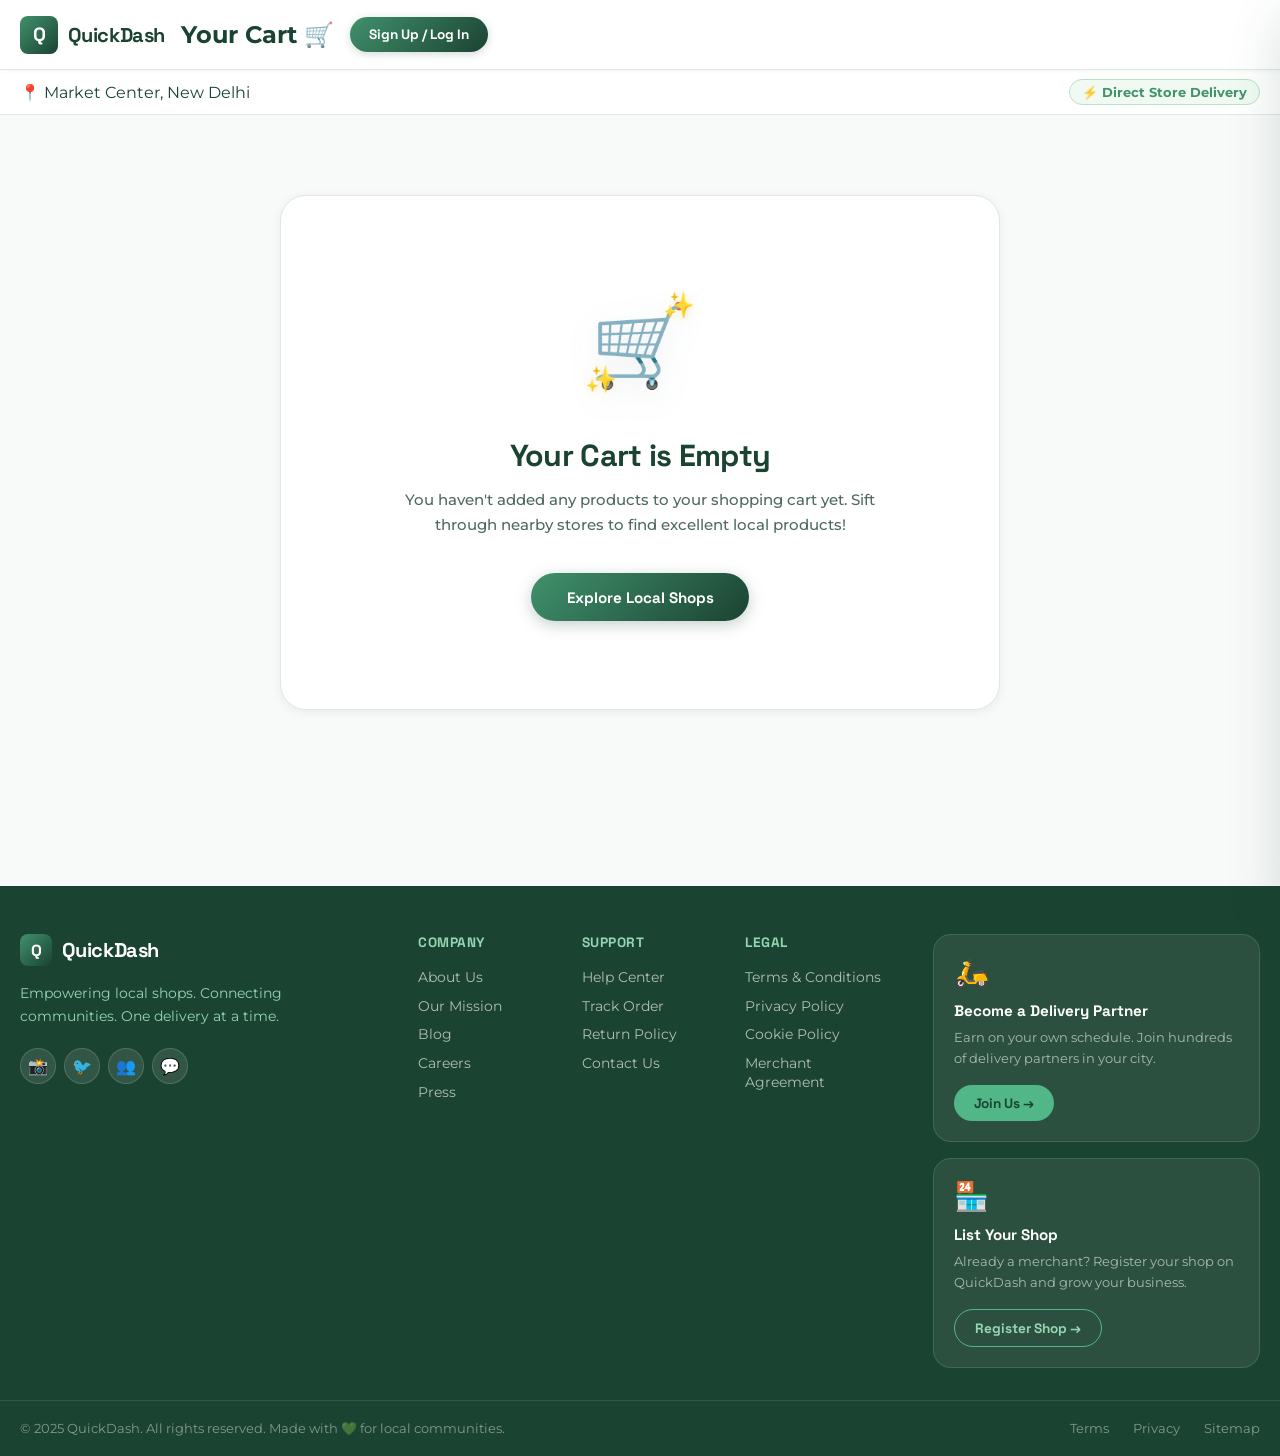
<file: cart/cart.html>
<!DOCTYPE html>
<html lang="en">
<head>
  <meta charset="UTF-8" />
  <meta name="viewport" content="width=device-width, initial-scale=1.0" />
  <title>Your Cart — QuickDash</title>
  <meta name="description" content="Review your items and proceed to secure payment on QuickDash." />
  <link rel="preconnect" href="https://fonts.googleapis.com" />
  <link rel="preconnect" href="https://fonts.gstatic.com" crossorigin />
  <link href="https://fonts.googleapis.com/css2?family=Space+Grotesk:wght@400;500;600;700;800&family=Montserrat:wght@400;500;600;700&display=swap" rel="stylesheet" />
  <!-- Import discover.css to reuse premium global tokens, header, footer, drawer styles -->
  <link rel="stylesheet" href="../discover/discover.css" />
  <link rel="stylesheet" href="cart.css" />
</head>
<body>

  <!-- ───────────────────────────────────────── HEADER ── -->
  <header class="site-header" id="site-header">
    <div class="header-inner">

      <!-- Logo -->
      <a href="../discover/discover.html" class="brand-logo" id="logo-link">
        <div class="logo-badge">Q</div>
        <span class="logo-name">QuickDash</span>
      </a>

      <!-- Page Title (Middle section) -->
      <div class="header-shop-title-container" id="header-shop-title-container">
        <h2 class="header-shop-name" style="text-align: center;" id="header-cart-title">Your Cart 🛒</h2>
      </div>

      <!-- Auth / Profile Button -->
      <div class="header-auth" id="header-auth">
        <!-- Filled by JS based on login state -->
      </div>

    </div>
  </header>

  <!-- ───────────────────────────────── LOCATION BAR ── -->
  <div class="location-bar">
    <div class="location-bar-inner">
      <div class="location-display">
        <span class="loc-pin">📍</span>
        <span id="location-label">Market Center, New Delhi</span>
      </div>
      <span class="delivery-tag">⚡ Direct Store Delivery</span>
    </div>
  </div>

  <!-- ───────────────────────────────────── MAIN CONTENT ── -->
  <main class="cart-page-container">
    
    <!-- Active Cart View (Contains Items and Summary) -->
    <div class="cart-active-layout" id="cart-active-layout">
      
      <!-- Left Column: Items List -->
      <div class="cart-items-section">
        <div class="cart-section-header">
          <h1 class="cart-title">Order Review</h1>
          <span class="cart-store-badge" id="cart-store-badge">Loading Store...</span>
        </div>
        
        <!-- Cart Items Container -->
        <div class="cart-items-list" id="cart-items-list">
          <!-- Injected dynamically by JS -->
        </div>

        <!-- Extra details/Store promise -->
        <div class="cart-promise-card">
          <div class="promise-icon">🛡️</div>
          <div class="promise-content">
            <h4>QuickDash Direct Trust Guarantee</h4>
            <p>100% genuine fresh products sourced directly from your selected local neighborhood store. In case of issues, instant returns are available at delivery time.</p>
          </div>
        </div>
      </div>

      <!-- Right Column: Bill Details and Payment Summary -->
      <div class="cart-summary-section">
        <div class="summary-sticky-wrapper">
          <h2 class="summary-title">Bill Details</h2>
          
          <div class="summary-bill-card">
            <div class="bill-row">
              <span class="bill-label">Item Total (Raw Total)</span>
              <span class="bill-value" id="bill-raw-total">₹0</span>
            </div>
            <div class="bill-row">
              <span class="bill-label">GST (5%)</span>
              <span class="bill-value" id="bill-gst">₹0</span>
            </div>
            <div class="bill-row">
              <span class="bill-label">Delivery Partner Fee</span>
              <span class="bill-value positive" id="bill-delivery-fee">₹25</span>
            </div>
            <div class="bill-row" id="bill-additional-delivery-row" style="display: none;">
              <span class="bill-label">Distance Fee (&gt;3 km)</span>
              <span class="bill-value positive" id="bill-additional-delivery">₹0</span>
            </div>
            <div class="bill-row">
              <span class="bill-label">Platform Handling Charge</span>
              <span class="bill-value">₹5</span>
            </div>
            
            <div class="bill-divider"></div>
            
            <div class="bill-row grand-total">
              <span class="bill-label">To Pay</span>
              <span class="bill-value" id="bill-grand-total">₹0</span>
            </div>
          </div>

          <!-- Checkout CTA Buttons -->
          <button class="btn-checkout-primary" id="btn-proceed-pay" onclick="handleProceedToPay()">
            <span>Proceed to Pay</span>
            <span class="btn-arrow">→</span>
          </button>
          
          <button class="btn-checkout-secondary" onclick="window.history.back()">
            ← Add More Items from Store
          </button>

          <!-- Savings/Coupon Info -->
          <div class="coupon-teaser-box">
            <span class="coupon-icon">🏷️</span>
            <div class="coupon-text">
              <strong>Save more with custom merchant coupons!</strong>
              <p>Sign up or register to view and apply exclusive store offers.</p>
            </div>
          </div>
        </div>
      </div>

    </div>

    <!-- Empty Cart View (Hidden by default, displayed when cart has no items) -->
    <div class="cart-empty-view" id="cart-empty-view" style="display: none;">
      <div class="empty-icon-wrapper">
        <span class="empty-emoji">🛒</span>
        <div class="empty-sparkle sparkle-1">✨</div>
        <div class="empty-sparkle sparkle-2">✨</div>
      </div>
      <h2 class="empty-title">Your Cart is Empty</h2>
      <p class="empty-subtitle">You haven't added any products to your shopping cart yet. Sift through nearby stores to find excellent local products!</p>
      <a href="../discover/discover.html" class="btn-empty-shop-now">Explore Local Shops</a>
    </div>

  </main>

  <div id="footer-mount" data-variant="full"></div>
  <div id="drawer-mount"></div>

  <script src="../shared/database.js"></script>
  <script src="../shared/components.js"></script>
  <script src="../shared/partner-register.js"></script>
  <script src="cart.js"></script>
</body>
</html>
</file>
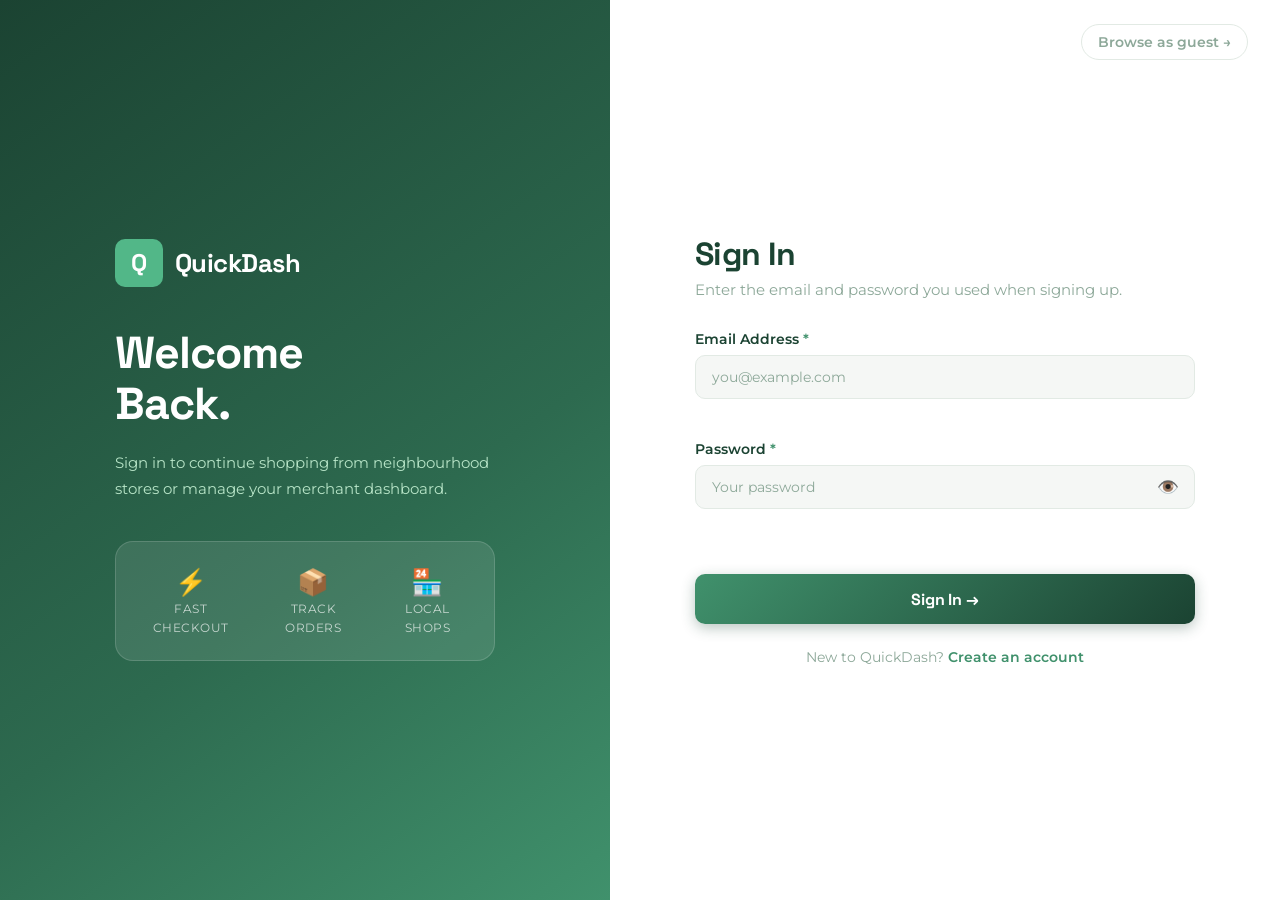
<file: signup/signin.html>
<!DOCTYPE html>
<html lang="en">
<head>
  <meta charset="UTF-8" />
  <meta name="viewport" content="width=device-width, initial-scale=1.0" />
  <title>QuickDash — Sign In</title>
  <meta name="description" content="Sign in to QuickDash — order from local shops or manage your store." />
  <link rel="preconnect" href="https://fonts.googleapis.com" />
  <link rel="preconnect" href="https://fonts.gstatic.com" crossorigin />
  <link href="https://fonts.googleapis.com/css2?family=Space+Grotesk:wght@400;500;600;700;800&family=Montserrat:wght@400;500;600&display=swap" rel="stylesheet" />
  <link rel="stylesheet" href="signup.css" />
</head>
<body>

  <div class="bg-layer">
    <div class="bg-blob blob-1"></div>
    <div class="bg-blob blob-2"></div>
    <div class="bg-blob blob-3"></div>
  </div>

  <div class="page-wrapper">

    <div class="brand-panel">
      <div class="brand-content">
        <div class="brand-logo">
          <span class="logo-icon">Q</span>
          <span class="logo-text">QuickDash</span>
        </div>
        <h2 class="brand-headline">Welcome<br />Back.</h2>
        <p class="brand-sub">Sign in to continue shopping from neighbourhood stores or manage your merchant dashboard.</p>
        <div class="brand-stats">
          <div class="brand-stat">
            <span class="stat-num">⚡</span>
            <span class="stat-label">Fast checkout</span>
          </div>
          <div class="brand-stat">
            <span class="stat-num">📦</span>
            <span class="stat-label">Track orders</span>
          </div>
          <div class="brand-stat">
            <span class="stat-num">🏪</span>
            <span class="stat-label">Local shops</span>
          </div>
        </div>
      </div>
    </div>

    <div class="form-panel">

      <button class="btn-skip" type="button" onclick="window.location.href='../discover/discover.html'">
        Browse as guest →
      </button>

      <div class="form-step active" id="step-signin">
        <div class="form-header">
          <h1>Sign In</h1>
          <p>Enter the email and password you used when signing up.</p>
        </div>

        <form id="signin-form" onsubmit="handleSignInSubmit(event)" novalidate>
          <div class="form-group">
            <label for="signin-email">Email Address <span class="required">*</span></label>
            <input type="email" id="signin-email" class="form-control" placeholder="you@example.com" autocomplete="email" required />
            <span class="field-error" id="err-signin-email"></span>
          </div>

          <div class="form-group">
            <label for="signin-password">Password <span class="required">*</span></label>
            <div class="input-with-toggle">
              <input type="password" id="signin-password" class="form-control" placeholder="Your password" autocomplete="current-password" required />
              <button type="button" class="toggle-password" onclick="togglePassword('signin-password', this)">👁️</button>
            </div>
            <span class="field-error" id="err-signin-password"></span>
          </div>

          <div class="info-banner" id="signin-error-banner" style="display: none; margin-bottom: 1rem;" role="alert"></div>

          <button type="submit" class="btn-primary" id="btn-signin-submit">
            Sign In →
          </button>
        </form>

        <div class="signin-link" style="margin-top: 1.5rem;">
          New to QuickDash? <a href="signup.html">Create an account</a>
        </div>
      </div>

    </div>
  </div>

  <script src="../shared/auth.js"></script>
  <script src="signin.js"></script>
</body>
</html>
</file>
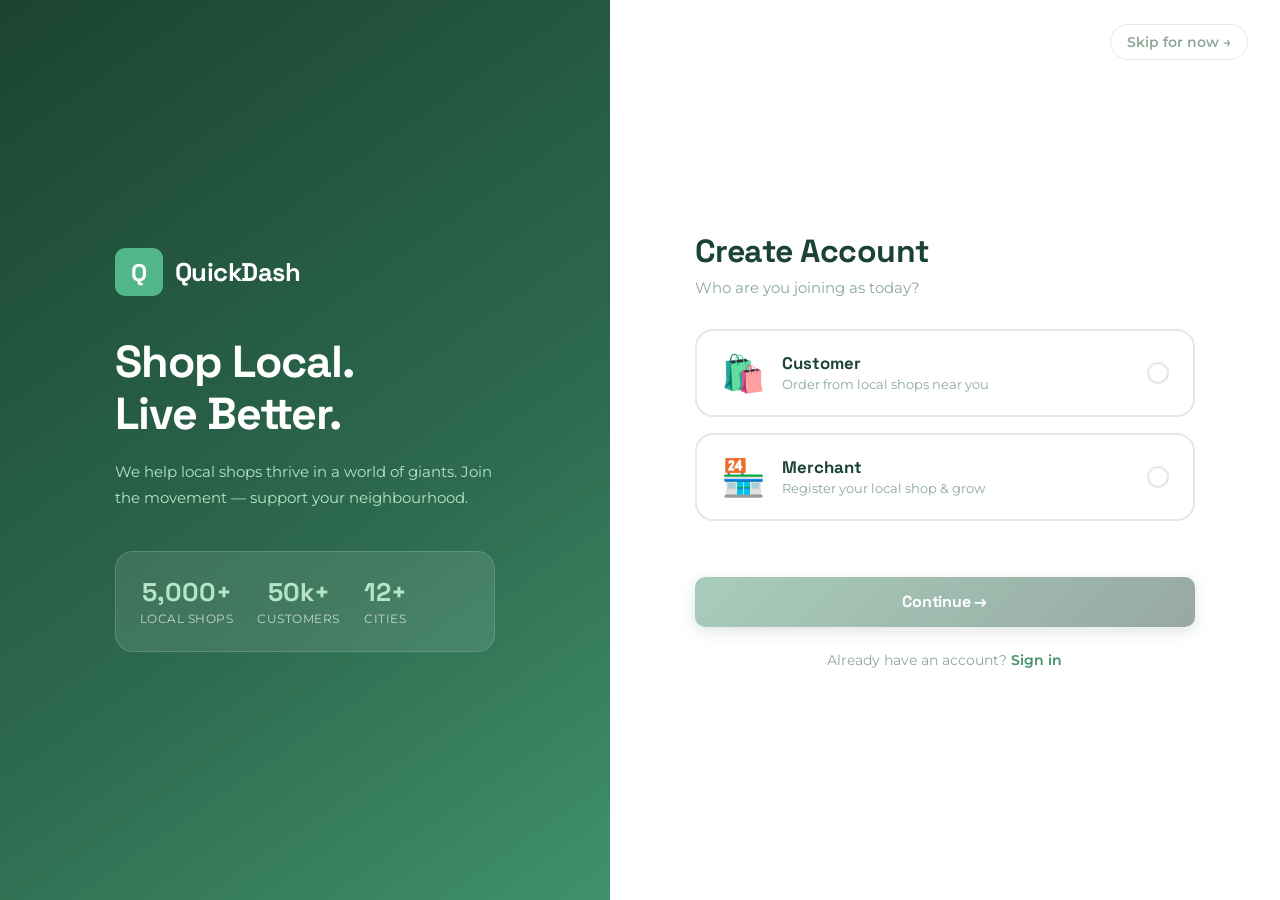
<file: signup/signup.html>
<!DOCTYPE html>
<html lang="en">
<head>
  <meta charset="UTF-8" />
  <meta name="viewport" content="width=device-width, initial-scale=1.0" />
  <title>QuickDash — Sign Up</title>
  <meta name="description" content="Join QuickDash — Support your local shops. Sign up as a Customer or Merchant." />
  <link rel="preconnect" href="https://fonts.googleapis.com" />
  <link rel="preconnect" href="https://fonts.gstatic.com" crossorigin />
  <link href="https://fonts.googleapis.com/css2?family=Space+Grotesk:wght@400;500;600;700;800&family=Montserrat:wght@400;500;600&display=swap" rel="stylesheet" />
  <link rel="stylesheet" href="signup.css" />
</head>
<body>

  <!-- Background Layer -->
  <div class="bg-layer">
    <div class="bg-blob blob-1"></div>
    <div class="bg-blob blob-2"></div>
    <div class="bg-blob blob-3"></div>
  </div>

  <!-- Signup Page Wrapper -->
  <div class="page-wrapper">

    <!-- Left Panel (Branding) -->
    <div class="brand-panel">
      <div class="brand-content">
        <div class="brand-logo">
          <span class="logo-icon">Q</span>
          <span class="logo-text">QuickDash</span>
        </div>
        <h2 class="brand-headline">Shop Local.<br />Live Better.</h2>
        <p class="brand-sub">We help local shops thrive in a world of giants. Join the movement — support your neighbourhood.</p>
        <div class="brand-stats">
          <div class="brand-stat">
            <span class="stat-num">5,000+</span>
            <span class="stat-label">Local Shops</span>
          </div>
          <div class="brand-stat">
            <span class="stat-num">50k+</span>
            <span class="stat-label">Customers</span>
          </div>
          <div class="brand-stat">
            <span class="stat-num">12+</span>
            <span class="stat-label">Cities</span>
          </div>
        </div>
      </div>
    </div>

    <!-- Right Panel (Form) -->
    <div class="form-panel">

      <!-- Skip Button -->
      <button class="btn-skip" id="btn-skip" onclick="skipSignup()">
        Skip for now →
      </button>

      <!-- Step 1: Choose Role -->
      <div class="form-step active" id="step-role">
        <div class="form-header">
          <h1>Create Account</h1>
          <p>Who are you joining as today?</p>
        </div>

        <div class="role-selector">
          <div class="role-card" id="role-customer" onclick="selectRole('customer')">
            <div class="role-icon">🛍️</div>
            <div class="role-info">
              <strong>Customer</strong>
              <span>Order from local shops near you</span>
            </div>
            <div class="role-check" id="check-customer"></div>
          </div>

          <div class="role-card" id="role-merchant" onclick="selectRole('merchant')">
            <div class="role-icon">🏪</div>
            <div class="role-info">
              <strong>Merchant</strong>
              <span>Register your local shop & grow</span>
            </div>
            <div class="role-check" id="check-merchant"></div>
          </div>
        </div>

        <button class="btn-primary" id="btn-continue-role" onclick="goToStep('step-personal')" disabled>
          Continue →
        </button>

        <div class="signin-link">
          Already have an account? <a href="signin.html" id="go-signin">Sign in</a>
        </div>
      </div>

      <!-- Step 2: Personal Info (Both Customer & Merchant) -->
      <div class="form-step" id="step-personal">
        <div class="step-progress">
          <div class="progress-bar">
            <div class="progress-fill" id="progress-fill" style="width: 50%"></div>
          </div>
          <span class="step-label" id="step-counter">Step 1 of 2</span>
        </div>

        <div class="form-header">
          <button class="btn-back-inline" onclick="goToStep('step-role')">← Back</button>
          <h1 id="personal-form-title">Your Details</h1>
          <p id="personal-form-sub">Tell us a bit about yourself</p>
        </div>

        <form id="personal-form" onsubmit="handlePersonalSubmit(event)" novalidate>

          <div class="form-row">
            <div class="form-group">
              <label for="full-name">Full Name <span class="required">*</span></label>
              <input type="text" id="full-name" class="form-control" placeholder="e.g. Riya Sharma" required />
              <span class="field-error" id="err-name"></span>
            </div>
            <div class="form-group">
              <label for="phone">Phone Number <span class="required">*</span></label>
              <div class="input-with-prefix">
                <span class="input-prefix">+91</span>
                <input type="tel" id="phone" class="form-control" placeholder="9876543210" maxlength="10" required />
              </div>
              <span class="field-error" id="err-phone"></span>
            </div>
          </div>

          <div class="form-group">
            <label for="email">Email Address <span class="required">*</span></label>
            <input type="email" id="email" class="form-control" placeholder="you@example.com" required />
            <span class="field-error" id="err-email"></span>
          </div>

          <div class="form-group">
            <label for="password">Set Password <span class="required">*</span></label>
            <div class="input-with-toggle">
              <input type="password" id="password" class="form-control" placeholder="Min. 8 characters" required />
              <button type="button" class="toggle-password" onclick="togglePassword('password', this)">👁️</button>
            </div>
            <div class="password-strength" id="password-strength">
              <div class="strength-bar">
                <div class="strength-fill" id="strength-fill"></div>
              </div>
              <span class="strength-label" id="strength-label">Password strength</span>
            </div>
            <span class="field-error" id="err-password"></span>
          </div>

          <!-- Address Section -->
          <div class="form-group">
            <label>Your Address <span class="required">*</span></label>
            <div class="address-options">
              <button type="button" class="btn-location" id="btn-use-location" onclick="useCurrentLocation()">
                <span class="loc-icon">📍</span>
                Use Current Location
              </button>
              <span class="address-or">or enter manually</span>
            </div>

            <div class="location-detected" id="location-detected" style="display:none;">
              <span class="loc-check">✅</span>
              <span id="location-text">Location detected</span>
              <button type="button" class="btn-clear-loc" onclick="clearLocation()">✕</button>
            </div>

            <div class="address-manual" id="address-manual-fields">
              <input type="text" id="address-line" class="form-control" placeholder="House / Flat, Street name" />
              <div class="form-row" style="margin-top:0.75rem;">
                <input type="text" id="city" class="form-control" placeholder="City" />
                <input type="text" id="pincode" class="form-control" placeholder="Pincode" maxlength="6" />
              </div>
            </div>
            <span class="field-error" id="err-address"></span>
          </div>

          <!-- Merchant Step Counter -->
          <div id="merchant-step-note" style="display:none;">
            <div class="info-banner">
              🏪 Almost there! Next step: your <strong>Shop Details</strong>
            </div>
          </div>

          <button type="submit" class="btn-primary" id="btn-personal-next">
            <span id="personal-btn-label">Create Account →</span>
          </button>

        </form>

        <div class="signin-link">
          Already have an account? <a href="signin.html" id="go-signin-2">Sign in</a>
        </div>
      </div>

      <!-- Step 3: Merchant Shop Details (Merchants only) -->
      <div class="form-step" id="step-merchant">
        <div class="step-progress">
          <div class="progress-bar">
            <div class="progress-fill" style="width: 100%"></div>
          </div>
          <span class="step-label">Step 2 of 2</span>
        </div>

        <div class="form-header">
          <button class="btn-back-inline" onclick="goToStep('step-personal')">← Back</button>
          <h1>Your Shop Details</h1>
          <p>Help us verify and register your shop</p>
        </div>

        <form id="merchant-form" onsubmit="handleMerchantSubmit(event)" novalidate>

          <div class="form-group">
            <label for="shop-name">Shop Name <span class="required">*</span></label>
            <input type="text" id="shop-name" class="form-control" placeholder="e.g. Sharma General Store" required />
            <span class="field-error" id="err-shop-name"></span>
          </div>

          <div class="form-group">
            <label for="shop-category">Business Category <span class="required">*</span></label>
            <select id="shop-category" class="form-control">
              <option value="">— Select Category —</option>
              <option value="grocery">🛒 Grocery / Kirana</option>
              <option value="pharmacy">💊 Pharmacy / Medical</option>
              <option value="bakery">🍞 Bakery & Confectionery</option>
              <option value="fruits">🍎 Fruits & Vegetables</option>
              <option value="electronics">💡 Electronics & Repair</option>
              <option value="clothing">👕 Clothing & Textiles</option>
              <option value="restaurant">🍛 Restaurant / Tiffin</option>
              <option value="hardware">🔧 Hardware & Tools</option>
              <option value="stationery">✏️ Stationery & Books</option>
              <option value="other">🏪 Other</option>
            </select>
          </div>

          <div class="form-group">
            <label for="shop-upi">Merchant UPI ID for Payments <span class="required">*</span></label>
            <input type="text" id="shop-upi" class="form-control" placeholder="e.g. sharmastore@okaxis" required />
            <span class="field-error" id="err-shop-upi"></span>
          </div>

          <!-- Documents Section -->
          <div class="docs-section">
            <div class="docs-section-label">
              Store Owner Verification (Mandatory)
              <span class="docs-badge">Reviewed by Admin</span>
            </div>
            <p class="docs-hint">Aadhaar Card, Store Photo, and Owner Photo are required. Other licenses are optional.</p>

            <!-- Mandatory Owner Photo Upload -->
            <div class="doc-upload-card" id="upload-owner-photo" onclick="triggerUpload('file-owner-photo')">
              <div class="doc-icon">👤</div>
              <div class="doc-details">
                <strong>Your Photo (Owner Photo) <span class="required">*</span></strong>
                <span>Clear selfie or portrait photo</span>
              </div>
              <div class="doc-upload-status" id="status-owner-photo">
                <span class="upload-btn">Upload</span>
              </div>
              <input type="file" id="file-owner-photo" accept=".jpg,.jpeg,.png" style="display:none;" onchange="handleFileUpload(this, 'status-owner-photo', 'upload-owner-photo')" />
            </div>

            <!-- Mandatory Store Photo Upload -->
            <div class="doc-upload-card" id="upload-store-photo" onclick="triggerUpload('file-store-photo')">
              <div class="doc-icon">📸</div>
              <div class="doc-details">
                <strong>Store Front Photo <span class="required">*</span></strong>
                <span>Photo showing the store banner or facade</span>
              </div>
              <div class="doc-upload-status" id="status-store-photo">
                <span class="upload-btn">Upload</span>
              </div>
              <input type="file" id="file-store-photo" accept=".jpg,.jpeg,.png" style="display:none;" onchange="handleFileUpload(this, 'status-store-photo', 'upload-store-photo')" />
            </div>

            <!-- Aadhaar Card Upload (Mandatory) -->
            <div class="doc-upload-card" id="upload-aadhaar" onclick="triggerUpload('file-aadhaar')">
              <div class="doc-icon">🪪</div>
              <div class="doc-details">
                <strong>Owner's Aadhaar / ID Proof</strong>
                <span>Aadhaar Card, PAN, Voter ID, Passport</span>
              </div>
              <div class="doc-upload-status" id="status-aadhaar">
                <span class="upload-btn">Upload</span>
              </div>
              <input type="file" id="file-aadhaar" accept=".jpg,.jpeg,.png,.pdf" style="display:none;" onchange="handleFileUpload(this, 'status-aadhaar', 'upload-aadhaar')" />
            </div>

            <div class="doc-upload-card" id="upload-license" onclick="triggerUpload('file-license')">
              <div class="doc-icon">📋</div>
              <div class="doc-details">
                <strong>Food License / FSSAI</strong>
                <span>Required for food/grocery shops (optional for others)</span>
              </div>
              <div class="doc-upload-status" id="status-license">
                <span class="upload-btn">Upload</span>
              </div>
              <input type="file" id="file-license" accept=".jpg,.jpeg,.png,.pdf" style="display:none;" onchange="handleFileUpload(this, 'status-license', 'upload-license')" />
            </div>

            <div class="doc-upload-card" id="upload-other" onclick="triggerUpload('file-other')">
              <div class="doc-icon">📄</div>
              <div class="doc-details">
                <strong>Other Business License</strong>
                <span>GST Certificate, Trade License, Shop Act, etc. (if available)</span>
              </div>
              <div class="doc-upload-status" id="status-other">
                <span class="upload-btn">Upload</span>
              </div>
              <input type="file" id="file-other" accept=".jpg,.jpeg,.png,.pdf" style="display:none;" onchange="handleFileUpload(this, 'status-other', 'upload-other')" />
            </div>
          </div>

          <div class="info-banner" style="margin: 1.25rem 0;">
            🔒 Your documents are encrypted and only shared with our admin team for verification. You'll be notified within <strong>24–48 hours</strong>.
          </div>

          <button type="submit" class="btn-primary" id="btn-merchant-submit">
            Submit for Approval →
          </button>

        </form>
      </div>

      <!-- Step 4: Success Screen -->
      <div class="form-step" id="step-success">
        <div class="success-container">
          <div class="success-icon" id="success-anim">🎉</div>
          <h2 id="success-title">Welcome Aboard!</h2>
          <p id="success-message">Your account has been created. Start exploring local shops near you.</p>
          <div class="success-card" id="merchant-pending" style="display:none;">
            <span class="pending-icon">⏳</span>
            <div>
              <strong>Approval Pending</strong>
              <p>Our admin team will review your documents and activate your shop within 24–48 hours. You'll receive an email update.</p>
            </div>
          </div>
          <button class="btn-primary" onclick="goToDashboard()" style="margin-top: 2rem;">
            Go to Dashboard →
          </button>
        </div>
      </div>

    </div>
  </div>

  <script src="../shared/auth.js"></script>
  <script src="signup.js"></script>
</body>
</html>
</file>
<file: discover/discover.css>
@import url('https://fonts.googleapis.com/css2?family=Space+Grotesk:wght@400;500;600;700;800&family=Montserrat:wght@400;500;600;700&display=swap');

/* ── Variables ─────────────────────────────────────────── */
:root {
  --g900: #1b4332;
  --g800: #2d6a4f;
  --g700: #375b47;
  --g600: #40916c;
  --g500: #52b788;
  --g300: #95d5b2;
  --g200: #b7e4c7;
  --g100: #d8f3dc;
  --g50:  #f0faf3;
  --white: #ffffff;
  --gray-50:  #f8faf9;
  --gray-100: #f0f4f2;
  --gray-200: #e0e8e4;
  --gray-400: #8fa99a;
  --gray-600: #4f6a5d;
  --shadow-xs: 0 1px 4px rgba(27,67,50,.06);
  --shadow-sm: 0 2px 10px rgba(27,67,50,.08);
  --shadow-md: 0 8px 24px rgba(27,67,50,.12);
  --shadow-lg: 0 20px 50px rgba(27,67,50,.16);
  --radius-xs: 8px;
  --radius-sm: 12px;
  --radius-md: 18px;
  --radius-lg: 26px;
  --radius-full: 999px;
  --transition: all .25s cubic-bezier(.4,0,.2,1);
  --font-h: 'Space Grotesk', sans-serif;
  --font-b: 'Montserrat', sans-serif;
  --header-h: 70px;
}

/* ── Base ──────────────────────────────────────────────── */
*, *::before, *::after { box-sizing: border-box; margin: 0; padding: 0; }
html { scroll-behavior: smooth; -webkit-text-size-adjust: 100%; }
body {
  font-family: var(--font-b);
  background: var(--gray-50);
  color: var(--g900);
  min-height: 100vh;
  overflow-x: hidden;
}
a { text-decoration: none; color: inherit; }
img { max-width: 100%; display: block; }
button { font-family: var(--font-b); }

/* ── Header ────────────────────────────────────────────── */
.site-header {
  position: sticky; top: 0; z-index: 200;
  background: var(--white);
  border-bottom: 1px solid var(--gray-200);
  box-shadow: var(--shadow-xs);
  height: var(--header-h);
}
.header-inner {
  max-width: 1280px; margin: 0 auto;
  height: 100%; padding: 0 1.25rem;
  display: flex; align-items: center; gap: 1rem;
}

/* Brand Logo */
.brand-logo {
  display: flex; align-items: center; gap: .6rem;
  flex-shrink: 0; text-decoration: none;
}
.logo-badge {
  width: 38px; height: 38px;
  background: linear-gradient(135deg, var(--g600), var(--g900));
  border-radius: var(--radius-xs);
  display: flex; align-items: center; justify-content: center;
  font-family: var(--font-h); font-size: 1.2rem; font-weight: 800;
  color: var(--white); flex-shrink: 0;
}
.logo-badge.sm { width: 32px; height: 32px; font-size: 1rem; }
.logo-name {
  font-family: var(--font-h); font-size: 1.25rem; font-weight: 800;
  color: var(--g900); letter-spacing: -.4px; white-space: nowrap;
}

/* Search Wrapper */
.search-wrapper { flex: 1; position: relative; max-width: 560px; margin: 0 auto; }
.search-bar {
  display: flex; align-items: center; gap: .6rem;
  background: var(--gray-100); border: 1.5px solid var(--gray-200);
  border-radius: var(--radius-full); padding: 0 1rem;
  height: 44px; transition: var(--transition);
}
.search-bar:focus-within {
  background: var(--white); border-color: var(--g500);
  box-shadow: 0 0 0 4px rgba(82,183,136,.15);
}
.search-icon { font-size: 1rem; flex-shrink: 0; opacity: .6; }
.search-input {
  flex: 1; border: none; background: transparent;
  font-family: var(--font-b); font-size: .9rem;
  color: var(--g900); min-width: 0;
}
.search-input:focus { outline: none; }
.search-input::placeholder { color: var(--gray-400); }
.search-clear {
  background: var(--gray-200); border: none; border-radius: 50%;
  width: 20px; height: 20px; font-size: .7rem;
  cursor: pointer; display: flex; align-items: center; justify-content: center;
  flex-shrink: 0; transition: var(--transition);
}
.search-clear:hover { background: var(--g200); color: var(--g900); }

/* Search Dropdown */
.search-dropdown {
  position: absolute; top: calc(100% + 8px); left: 0; right: 0;
  background: var(--white); border: 1.5px solid var(--gray-200);
  border-radius: var(--radius-md); box-shadow: var(--shadow-md);
  overflow: hidden; display: none; z-index: 300;
}
.search-dropdown.open { display: block; }
.search-result-item {
  padding: .75rem 1.25rem; display: flex; align-items: center; gap: .75rem;
  cursor: pointer; transition: var(--transition); font-size: .9rem;
}
.search-result-item:hover { background: var(--g50); }
.result-icon { font-size: 1.25rem; }
.result-label { color: var(--g900); font-weight: 500; }
.result-type { font-size: .75rem; color: var(--gray-400); margin-left: auto; }

/* Auth Button */
.header-auth { flex-shrink: 0; }
.btn-auth {
  background: linear-gradient(135deg, var(--g600), var(--g900));
  color: var(--white); border: none;
  padding: .55rem 1.2rem; border-radius: var(--radius-full);
  font-family: var(--font-h); font-size: .85rem; font-weight: 700;
  cursor: pointer; white-space: nowrap; transition: var(--transition);
  box-shadow: 0 2px 8px rgba(27,67,50,.2);
}
.btn-auth:hover { transform: translateY(-1px); box-shadow: 0 4px 14px rgba(27,67,50,.3); }
.btn-profile {
  display: flex; align-items: center; gap: .5rem;
  background: var(--g50); border: 1.5px solid var(--g200);
  color: var(--g800); border-radius: var(--radius-full);
  padding: .45rem .9rem .45rem .5rem;
  cursor: pointer; transition: var(--transition); font-size: .85rem; font-weight: 600;
}
.btn-profile:hover { background: var(--g100); border-color: var(--g500); }
.profile-avatar {
  width: 30px; height: 30px; border-radius: 50%;
  background: linear-gradient(135deg, var(--g500), var(--g800));
  display: flex; align-items: center; justify-content: center;
  color: var(--white); font-weight: 800; font-size: .8rem; font-family: var(--font-h);
}

/* ── Location Bar ──────────────────────────────────────── */
.location-bar {
  background: var(--white); border-bottom: 1px solid var(--gray-200);
  padding: .55rem 1.25rem;
}
.location-bar-inner {
  max-width: 1280px; margin: 0 auto;
  display: flex; align-items: center; justify-content: space-between; gap: 1rem;
}
.location-btn {
  display: flex; align-items: center; gap: .5rem;
  background: none; border: none; cursor: pointer;
  font-size: .85rem; color: var(--g800); font-weight: 600; transition: var(--transition);
}
.location-btn:hover { color: var(--g900); }
.loc-pin { font-size: 1rem; }
.loc-change {
  color: var(--g600); font-size: .8rem; font-weight: 700;
  border-bottom: 1px dashed var(--g600); margin-left: .25rem;
}
.delivery-tag {
  font-size: .8rem; color: var(--g600); font-weight: 700;
  background: var(--g50); border: 1px solid var(--g200);
  padding: .3rem .75rem; border-radius: var(--radius-full);
  white-space: nowrap;
}

/* ── Main ──────────────────────────────────────────────── */
main { max-width: 1280px; margin: 0 auto; padding: 0 1.25rem 3rem; }

/* ── Hero ──────────────────────────────────────────────── */
.hero-section {
  display: grid; grid-template-columns: 1fr 1fr;
  align-items: center; gap: 2rem;
  padding: 3rem 0 2rem;
  position: relative;
}
.hero-tag {
  display: inline-flex; align-items: center; gap: .4rem;
  background: var(--g100); color: var(--g800);
  font-size: .8rem; font-weight: 700; letter-spacing: .3px;
  padding: .4rem .9rem; border-radius: var(--radius-full);
  margin-bottom: 1.25rem; text-transform: uppercase;
}
.hero-headline {
  font-family: var(--font-h); font-size: clamp(2rem, 5vw, 3.2rem);
  font-weight: 800; line-height: 1.1; color: var(--g900);
  letter-spacing: -1.5px; margin-bottom: 1rem;
}
.hero-sub {
  font-size: clamp(.9rem, 2vw, 1rem); line-height: 1.7;
  color: var(--gray-600); margin-bottom: 2rem; max-width: 420px;
}
.hero-cta {
  background: linear-gradient(135deg, var(--g600) 0%, var(--g900) 100%);
  color: var(--white); border: none;
  padding: .9rem 2rem; border-radius: var(--radius-full);
  font-family: var(--font-h); font-size: 1rem; font-weight: 700;
  cursor: pointer; transition: var(--transition);
  box-shadow: 0 4px 20px rgba(27,67,50,.3);
}
.hero-cta:hover { transform: translateY(-3px); box-shadow: 0 8px 28px rgba(27,67,50,.4); }

/* Hero Visual */
.hero-visual {
  position: relative; height: 300px;
  display: flex; align-items: center; justify-content: center;
}
.hero-bg-circle {
  position: absolute; width: 280px; height: 280px;
  background: radial-gradient(circle, var(--g100) 0%, var(--g50) 70%, transparent 100%);
  border-radius: 50%;
}
.hero-float-card {
  position: absolute; background: var(--white);
  border: 1.5px solid var(--g200); border-radius: var(--radius-md);
  padding: .75rem 1.1rem; font-size: .85rem; font-weight: 600;
  color: var(--g800); box-shadow: var(--shadow-md);
  display: flex; align-items: center; gap: .5rem;
  animation: cardFloat 3s ease-in-out infinite alternate;
}
.hero-float-card span { font-size: .85rem; }
.card-1 { top: 30px; left: 20px; animation-delay: 0s; }
.card-2 { top: 50%; right: 10px; transform: translateY(-50%); animation-delay: .8s; }
.card-3 { bottom: 30px; left: 30px; animation-delay: 1.4s; }
@keyframes cardFloat {
  from { transform: translateY(0); }
  to   { transform: translateY(-10px); }
}
.card-2 { animation: cardFloat2 3s ease-in-out infinite alternate; }
@keyframes cardFloat2 {
  from { transform: translateY(-50%) translateX(0); }
  to   { transform: translateY(-50%) translateX(-8px); }
}

/* ── Section Styles ────────────────────────────────────── */
.categories-section { padding: 2.5rem 0; }
.why-section { padding: 2.5rem 0; }
.section-header { text-align: center; margin-bottom: 2rem; }
.section-title {
  font-family: var(--font-h); font-size: clamp(1.4rem, 3vw, 1.9rem);
  font-weight: 800; color: var(--g900); letter-spacing: -.5px; margin-bottom: .5rem;
}
.section-sub { font-size: .9rem; color: var(--gray-600); max-width: 480px; margin: 0 auto; line-height: 1.6; }

/* ── Category Grid ─────────────────────────────────────── */
.categories-grid {
  display: grid;
  grid-template-columns: repeat(auto-fill, minmax(160px, 1fr));
  gap: 1rem;
}
.category-card {
  background: var(--white); border: 1.5px solid var(--gray-200);
  border-radius: var(--radius-md); padding: 1.25rem 1rem;
  text-align: center; cursor: pointer;
  transition: var(--transition); position: relative; overflow: hidden;
}
.category-card::before {
  content: ''; position: absolute; inset: 0;
  background: linear-gradient(135deg, transparent 60%, var(--g50) 100%);
  opacity: 0; transition: var(--transition);
}
.category-card:hover {
  border-color: var(--g500); transform: translateY(-4px);
  box-shadow: var(--shadow-md);
}
.category-card:hover::before { opacity: 1; }
.cat-emoji {
  font-size: 2.4rem; display: block; margin-bottom: .65rem;
  transition: transform .3s ease;
}
.category-card:hover .cat-emoji { transform: scale(1.15); }
.cat-name {
  font-family: var(--font-h); font-size: .82rem; font-weight: 700;
  color: var(--g900); line-height: 1.3; margin-bottom: .3rem;
}
.cat-desc {
  font-size: .72rem; color: var(--gray-400); line-height: 1.4;
  display: -webkit-box; -webkit-line-clamp: 2; -webkit-box-orient: vertical;
  overflow: hidden;
}
.cat-arrow {
  margin-top: .75rem; font-size: .75rem; color: var(--g500); font-weight: 700;
  opacity: 0; transition: var(--transition);
}
.category-card:hover .cat-arrow { opacity: 1; }

/* ── Why Section ───────────────────────────────────────── */
.why-grid {
  display: grid; grid-template-columns: repeat(auto-fill, minmax(220px, 1fr));
  gap: 1.25rem;
}
.why-card {
  background: var(--white); border: 1.5px solid var(--gray-200);
  border-radius: var(--radius-md); padding: 1.75rem 1.5rem;
  transition: var(--transition);
}
.why-card:hover { border-color: var(--g500); box-shadow: var(--shadow-md); transform: translateY(-3px); }
.why-icon { font-size: 2rem; margin-bottom: 1rem; }
.why-card h3 { font-family: var(--font-h); font-size: 1rem; font-weight: 700; color: var(--g900); margin-bottom: .5rem; }
.why-card p { font-size: .85rem; color: var(--gray-600); line-height: 1.6; }

/* ── Footer ────────────────────────────────────────────── */
.site-footer {
  background: var(--g900); color: var(--white); margin-top: 3rem;
}
.footer-inner {
  max-width: 1280px; margin: 0 auto;
  padding: 3rem 1.25rem 2rem;
  display: grid;
  grid-template-columns: 1.5fr 2fr 1.4fr;
  gap: 3rem;
}
.footer-brand .footer-logo {
  display: flex; align-items: center; gap: .6rem; margin-bottom: 1rem;
}
.footer-brand .logo-name { color: var(--white); }
.footer-tagline { font-size: .85rem; color: var(--g300); line-height: 1.7; margin-bottom: 1.25rem; }
.footer-socials { display: flex; gap: .5rem; }
.social-btn {
  width: 36px; height: 36px; border-radius: 50%;
  background: rgba(255,255,255,.1); border: 1px solid rgba(255,255,255,.15);
  display: flex; align-items: center; justify-content: center;
  font-size: 1rem; cursor: pointer; transition: var(--transition);
  text-decoration: none;
}
.social-btn:hover { background: var(--g600); border-color: var(--g500); }

/* Footer Links */
.footer-links-group { display: grid; grid-template-columns: repeat(3, 1fr); gap: 1.5rem; }
.footer-col h4 {
  font-family: var(--font-h); font-size: .85rem; font-weight: 700;
  color: var(--g300); letter-spacing: .5px; text-transform: uppercase;
  margin-bottom: 1rem;
}
.footer-col ul { list-style: none; display: flex; flex-direction: column; gap: .6rem; }
.footer-col ul li a {
  font-size: .85rem; color: rgba(255,255,255,.65);
  transition: var(--transition); text-decoration: none;
}
.footer-col ul li a:hover { color: var(--g300); }

/* Footer CTA */
.footer-cta-card {
  background: rgba(255,255,255,.07); border: 1px solid rgba(255,255,255,.12);
  border-radius: var(--radius-md); padding: 1.25rem;
}
.cta-icon { font-size: 1.75rem; margin-bottom: .75rem; }
.footer-cta-card h4 {
  font-family: var(--font-h); font-size: .95rem; font-weight: 700;
  color: var(--white); margin-bottom: .5rem;
}
.footer-cta-card p { font-size: .8rem; color: rgba(255,255,255,.6); line-height: 1.6; margin-bottom: 1rem; }
.btn-join-us {
  display: inline-block; padding: .6rem 1.25rem;
  background: var(--g500); color: var(--g900); border-radius: var(--radius-full);
  font-family: var(--font-h); font-size: .85rem; font-weight: 700;
  transition: var(--transition); text-decoration: none;
}
.btn-join-us:hover { background: var(--g300); transform: translateY(-2px); }
.btn-join-us.outline {
  background: transparent; color: var(--g300);
  border: 1.5px solid var(--g500);
}
.btn-join-us.outline:hover { background: var(--g600); color: var(--white); }

/* Footer Bottom */
.footer-bottom {
  max-width: 1280px; margin: 0 auto;
  padding: 1.25rem 1.25rem;
  border-top: 1px solid rgba(255,255,255,.1);
  display: flex; align-items: center; justify-content: space-between; gap: 1rem;
  flex-wrap: wrap;
}
.footer-bottom span { font-size: .8rem; color: rgba(255,255,255,.45); }
.footer-bottom-links { display: flex; gap: 1.5rem; }
.footer-bottom-links a { font-size: .8rem; color: rgba(255,255,255,.45); transition: var(--transition); }
.footer-bottom-links a:hover { color: var(--g300); }

/* ── Profile Drawer ────────────────────────────────────── */
.drawer-overlay {
  position: fixed; inset: 0; background: rgba(27,67,50,.4);
  backdrop-filter: blur(4px); z-index: 400;
  opacity: 0; pointer-events: none; transition: var(--transition);
}
.drawer-overlay.open { opacity: 1; pointer-events: auto; }
.profile-drawer {
  position: fixed; top: 0; right: 0; bottom: 0;
  width: min(360px, 100vw);
  background: var(--white); z-index: 500;
  transform: translateX(100%); transition: transform .35s cubic-bezier(.4,0,.2,1);
  display: flex; flex-direction: column; box-shadow: var(--shadow-lg);
}
.profile-drawer.open { transform: translateX(0); }
.drawer-header {
  padding: 1.5rem; border-bottom: 1px solid var(--gray-200);
  display: flex; align-items: center; justify-content: space-between;
}
.drawer-header h3 { font-family: var(--font-h); font-size: 1.15rem; font-weight: 700; color: var(--g900); }
.drawer-close {
  background: var(--gray-100); border: none; border-radius: 50%;
  width: 32px; height: 32px; cursor: pointer; font-size: 1rem;
  display: flex; align-items: center; justify-content: center;
  transition: var(--transition);
}
.drawer-close:hover { background: var(--g100); color: var(--g800); }
.drawer-body { flex: 1; overflow-y: auto; padding: 1.5rem; }
.profile-info-row {
  display: flex; align-items: center; gap: 1rem;
  padding: 1.25rem; background: var(--g50); border-radius: var(--radius-md);
  margin-bottom: 1.5rem; border: 1px solid var(--g100);
}
.profile-avatar-lg {
  width: 54px; height: 54px; border-radius: 50%;
  background: linear-gradient(135deg, var(--g500), var(--g800));
  display: flex; align-items: center; justify-content: center;
  color: var(--white); font-weight: 800; font-size: 1.2rem; font-family: var(--font-h);
  flex-shrink: 0;
}
.profile-name { font-family: var(--font-h); font-size: 1rem; font-weight: 700; color: var(--g900); }
.profile-email { font-size: .8rem; color: var(--gray-400); margin-top: .2rem; }
.profile-role-badge {
  margin-top: .35rem; display: inline-block;
  background: var(--g100); color: var(--g800);
  font-size: .7rem; font-weight: 700; text-transform: uppercase;
  letter-spacing: .5px; padding: .2rem .6rem; border-radius: var(--radius-full);
}
.drawer-menu { list-style: none; display: flex; flex-direction: column; gap: .25rem; }
.drawer-menu li a, .drawer-menu li button {
  display: flex; align-items: center; gap: .75rem;
  padding: .85rem 1rem; border-radius: var(--radius-sm);
  font-size: .9rem; color: var(--g800); font-weight: 600;
  cursor: pointer; transition: var(--transition); width: 100%;
  background: none; border: none; text-align: left; text-decoration: none;
}
.drawer-menu li a:hover, .drawer-menu li button:hover { background: var(--g50); color: var(--g900); }
.drawer-menu li button.danger { color: #d90429; }
.drawer-menu li button.danger:hover { background: #ffe3e3; }
.menu-icon { font-size: 1.1rem; }

/* ── Responsive ────────────────────────────────────────── */
@media (max-width: 1024px) {
  .footer-inner { grid-template-columns: 1fr 1fr; }
  .footer-cta-col { grid-column: 1 / -1; display: grid; grid-template-columns: 1fr 1fr; gap: 1rem; }
  .footer-cta-card { margin-top: 0 !important; }
}

@media (max-width: 768px) {
  :root { --header-h: 60px; }

  .header-inner { gap: .6rem; }
  .logo-name { display: none; }
  .logo-badge { width: 34px; height: 34px; }

  .search-bar { height: 40px; }
  .search-input { font-size: .82rem; }
  .search-input::placeholder { font-size: .78rem; }

  .hero-section { grid-template-columns: 1fr; text-align: center; padding: 1.75rem 0 1rem; }
  .hero-visual { display: none; }
  .hero-sub { margin: 0 auto 1.5rem; }

  .categories-grid { grid-template-columns: repeat(auto-fill, minmax(130px, 1fr)); gap: .75rem; }
  .cat-emoji { font-size: 2rem; }

  .why-grid { grid-template-columns: 1fr 1fr; }

  .footer-inner { grid-template-columns: 1fr; gap: 2rem; }
  .footer-links-group { grid-template-columns: repeat(3, 1fr); }
  .footer-cta-col { grid-column: auto; display: flex; flex-direction: column; gap: 1rem; }

  .footer-bottom { flex-direction: column; text-align: center; gap: .75rem; }
}

@media (max-width: 480px) {
  main { padding: 0 .85rem 2rem; }
  .hero-headline { font-size: 1.9rem; letter-spacing: -1px; }
  .categories-grid { grid-template-columns: repeat(3, 1fr); gap: .6rem; }
  .category-card { padding: .9rem .5rem; }
  .cat-name { font-size: .72rem; }
  .cat-desc { display: none; }
  .why-grid { grid-template-columns: 1fr; }
  .footer-links-group { grid-template-columns: 1fr 1fr; }
  .location-bar { padding: .45rem .85rem; }
  .delivery-tag { display: none; }
}

/* ── Products Showcase Section ── */
.products-showcase-section {
  padding: 3rem 0;
  border-top: 1px solid var(--gray-100);
}

.discover-products-grid {
  display: grid;
  grid-template-columns: repeat(auto-fill, minmax(220px, 1fr));
  gap: 1.5rem;
  margin-top: 1.5rem;
}

/* Discover Page Product Card */
.discover-product-card {
  background: var(--white);
  border: 1.5px solid var(--gray-200);
  border-radius: var(--radius-md);
  overflow: hidden;
  box-shadow: var(--shadow-xs);
  transition: var(--transition);
  cursor: pointer;
  display: flex;
  flex-direction: column;
}

.discover-product-card:hover {
  transform: translateY(-4px);
  border-color: var(--g400);
  box-shadow: var(--shadow-md);
}

.discover-product-img-wrapper {
  position: relative;
  height: 140px;
  overflow: hidden;
  background: var(--gray-50);
}

.discover-product-img {
  width: 100%;
  height: 100%;
  object-fit: cover;
  transition: transform 0.4s cubic-bezier(0.4, 0, 0.2, 1);
}

.discover-product-card:hover .discover-product-img {
  transform: scale(1.06);
}

.discover-product-details {
  padding: 1rem;
  display: flex;
  flex-direction: column;
  flex: 1;
  gap: 0.35rem;
}

.discover-product-category {
  font-size: 0.65rem;
  text-transform: uppercase;
  font-weight: 700;
  color: var(--g600);
  letter-spacing: 0.5px;
}

.discover-product-name {
  font-family: var(--font-h);
  font-size: 0.88rem;
  font-weight: 700;
  color: var(--g900);
  line-height: 1.3;
}

.discover-product-shop-name {
  font-size: 0.75rem;
  color: var(--gray-400);
  display: flex;
  align-items: center;
  gap: 0.2rem;
  margin-top: 0.15rem;
}

.discover-product-shop-name::before {
  content: '🏪';
  font-size: 0.8rem;
}

.discover-product-pricing-row {
  margin-top: auto;
  border-top: 1px solid var(--gray-100);
  padding-top: 0.65rem;
  display: flex;
  align-items: center;
  justify-content: space-between;
}

.discover-product-price {
  font-family: var(--font-h);
  font-size: 1.05rem;
  font-weight: 800;
  color: var(--g800);
}

.discover-product-shop-rating {
  font-size: 0.75rem;
  font-weight: 700;
  color: var(--g900);
  background: var(--g50);
  padding: 0.15rem 0.4rem;
  border-radius: var(--radius-sm);
  border: 1px solid var(--g100);
  display: inline-flex;
  align-items: center;
}

/* ── Header Quick-Access Cart Button Styles ───────────────────── */
.btn-header-cart {
  display: flex;
  align-items: center;
  justify-content: center;
  background: var(--g50);
  border: 1.5px solid var(--g200);
  color: var(--g800);
  border-radius: var(--radius-full);
  width: 44px;
  height: 44px;
  cursor: pointer;
  transition: var(--transition);
  position: relative;
  flex-shrink: 0;
}

.btn-header-cart:hover {
  background: var(--g100);
  border-color: var(--g500);
  color: var(--g900);
  transform: translateY(-1px);
}

.cart-badge-count {
  position: absolute;
  top: -4px;
  right: -4px;
  background: #d90429;
  color: var(--white);
  font-size: 0.72rem;
  font-weight: 800;
  font-family: var(--font-h);
  border-radius: 50%;
  width: 20px;
  height: 20px;
  display: flex;
  align-items: center;
  justify-content: center;
  box-shadow: 0 2px 6px rgba(217, 4, 41, 0.45);
  border: 1.5px solid var(--white);
  transition: var(--transition);
  opacity: 0;
  transform: scale(0);
}

.cart-badge-count.active {
  opacity: 1;
  transform: scale(1);
}

/* ── Sleek Floating Bottom Navigation Dock ────────────────── */
.floating-nav-dock {
  position: fixed;
  bottom: 24px;
  left: 50%;
  transform: translateX(-50%);
  z-index: 999;
  display: flex;
  align-items: center;
  gap: 1.5rem;
  background: rgba(255, 255, 255, 0.85);
  backdrop-filter: blur(20px) saturate(180%);
  -webkit-backdrop-filter: blur(20px) saturate(180%);
  border: 1.5px solid rgba(255, 255, 255, 0.5);
  padding: 0.6rem 1.6rem;
  border-radius: 999px;
  box-shadow: 0 10px 30px rgba(0, 0, 0, 0.08), 0 1px 3px rgba(0, 0, 0, 0.02);
  transition: all 0.3s cubic-bezier(0.4, 0, 0.2, 1);
}

.floating-nav-dock:hover {
  box-shadow: 0 12px 35px rgba(0, 0, 0, 0.12);
  transform: translateX(-50%) translateY(-2px);
  background: rgba(255, 255, 255, 0.95);
}

.nav-dock-item {
  display: flex;
  flex-direction: column;
  align-items: center;
  gap: 0.2rem;
  text-decoration: none;
  color: var(--gray-400);
  padding: 0.25rem 0.75rem;
  border-radius: var(--radius-sm);
  transition: all 0.2s ease;
  position: relative;
}

.nav-dock-icon {
  font-size: 1.35rem;
  transition: transform 0.2s ease;
}

.nav-dock-label {
  font-size: 0.68rem;
  font-weight: 700;
  font-family: var(--font-h);
  letter-spacing: 0.2px;
}

.nav-dock-item:hover {
  color: var(--g800);
}

.nav-dock-item:hover .nav-dock-icon {
  transform: translateY(-2px) scale(1.1);
}

.nav-dock-item.active {
  color: var(--g600);
}

.nav-dock-item.active::after {
  content: '';
  position: absolute;
  bottom: -4px;
  width: 4px;
  height: 4px;
  border-radius: 50%;
  background-color: var(--g600);
}
</file>
<file: cart/cart.css>
/* ── Room 5 Dedicated Cart Page Stylesheet ────────────────────────── */

/* ── Page Layout ─────────────────────────────────────────── */
.cart-page-container {
  padding-top: 2rem;
  padding-bottom: 5rem;
}

.cart-active-layout {
  display: grid;
  grid-template-columns: 1.6fr 1fr;
  gap: 2.5rem;
  align-items: start;
}

/* ── Left Column: Items Section ──────────────────────────── */
.cart-items-section {
  display: flex;
  flex-direction: column;
}

.cart-section-header {
  display: flex;
  justify-content: space-between;
  align-items: center;
  margin-bottom: 1.75rem;
  border-bottom: 1px solid var(--gray-200);
  padding-bottom: 1rem;
}

.cart-title {
  font-family: var(--font-h);
  font-weight: 800;
  color: var(--g900);
  font-size: 1.8rem;
  letter-spacing: -0.5px;
}

.cart-store-badge {
  background: var(--g50);
  border: 1px solid var(--g200);
  padding: 0.4rem 1rem;
  border-radius: var(--radius-full);
  font-size: 0.85rem;
  font-weight: 700;
  color: var(--g800);
  box-shadow: var(--shadow-xs);
  display: inline-flex;
  align-items: center;
  gap: 0.35rem;
}

/* Items List Grid */
.cart-items-list {
  display: flex;
  flex-direction: column;
  gap: 1.15rem;
}

.cart-item-card {
  display: flex;
  gap: 1.25rem;
  background: var(--white);
  border: 1.5px solid var(--gray-200);
  border-radius: var(--radius-md);
  padding: 1.25rem;
  transition: var(--transition);
  align-items: center;
  position: relative;
  box-shadow: var(--shadow-xs);
}

.cart-item-card:hover {
  transform: translateY(-2px);
  border-color: var(--g300);
  box-shadow: var(--shadow-sm);
}

.cart-item-photo-wrapper {
  width: 90px;
  height: 90px;
  border-radius: var(--radius-sm);
  overflow: hidden;
  flex-shrink: 0;
  background: var(--gray-50);
  border: 1px solid var(--gray-100);
}

.cart-item-photo {
  width: 100%;
  height: 100%;
  object-fit: cover;
  transition: transform 0.4s ease;
}

.cart-item-card:hover .cart-item-photo {
  transform: scale(1.05);
}

.cart-item-details {
  flex: 1;
  display: flex;
  flex-direction: column;
  gap: 0.25rem;
  min-width: 0; /* Text truncation support */
}

.cart-item-name {
  font-family: var(--font-h);
  font-weight: 700;
  font-size: 1.05rem;
  color: var(--g900);
  line-height: 1.3;
  white-space: nowrap;
  overflow: hidden;
  text-overflow: ellipsis;
}

.cart-item-price-desc {
  font-size: 0.82rem;
  color: var(--gray-400);
  font-weight: 500;
}

.cart-item-actions-row {
  display: flex;
  align-items: center;
  gap: 1.5rem;
  flex-wrap: wrap;
  margin-top: 0.5rem;
}

/* Quantity Adjuster */
.cart-item-qty-adjuster {
  display: flex;
  align-items: center;
  border: 1.5px solid var(--g200);
  border-radius: var(--radius-full);
  background: var(--g50);
  overflow: hidden;
  box-shadow: var(--shadow-xs);
  transition: var(--transition);
}

.cart-item-qty-adjuster:focus-within {
  border-color: var(--g500);
  box-shadow: 0 0 0 3px rgba(82, 183, 136, 0.15);
}

.cart-item-qty-btn {
  background: none;
  border: none;
  width: 34px;
  height: 34px;
  font-size: 1.1rem;
  font-weight: 700;
  color: var(--g800);
  cursor: pointer;
  transition: var(--transition);
  display: flex;
  align-items: center;
  justify-content: center;
}

.cart-item-qty-btn:hover {
  background: var(--g100);
  color: var(--g900);
}

.cart-item-qty-val {
  font-family: var(--font-h);
  font-weight: 700;
  font-size: 0.95rem;
  color: var(--g900);
  min-width: 24px;
  text-align: center;
  user-select: none;
}

.cart-item-total-price {
  font-family: var(--font-h);
  font-weight: 800;
  font-size: 1.15rem;
  color: var(--g800);
  min-width: 80px;
  text-align: right;
  margin-left: auto;
}

.cart-item-remove-btn {
  background: none;
  border: none;
  color: #d90429;
  cursor: pointer;
  font-size: 1.15rem;
  opacity: 0.5;
  transition: var(--transition);
  padding: 0.4rem;
  border-radius: 50%;
  display: flex;
  align-items: center;
  justify-content: center;
}

.cart-item-remove-btn:hover {
  opacity: 1;
  background: #ffe3e3;
  transform: scale(1.08);
}

/* Trust Promise Card */
.cart-promise-card {
  margin-top: 2rem;
  display: flex;
  gap: 1.25rem;
  background: var(--g50);
  border: 1px dashed var(--g300);
  border-radius: var(--radius-md);
  padding: 1.5rem;
  align-items: center;
  box-shadow: var(--shadow-xs);
}

.promise-icon {
  font-size: 2.2rem;
  filter: drop-shadow(0 2px 4px rgba(27,67,50,.1));
}

.promise-content h4 {
  font-family: var(--font-h);
  font-size: 1rem;
  font-weight: 700;
  color: var(--g900);
  margin-bottom: 0.25rem;
}

.promise-content p {
  font-size: 0.8rem;
  color: var(--gray-600);
  line-height: 1.55;
  font-weight: 500;
}

/* ── Right Column: Summary Section ───────────────────────── */
.cart-summary-section {
  position: relative;
}

.summary-sticky-wrapper {
  position: sticky;
  top: calc(var(--header-h) + 1.5rem);
  display: flex;
  flex-direction: column;
}

.summary-title {
  font-family: var(--font-h);
  font-weight: 800;
  color: var(--g900);
  font-size: 1.35rem;
  letter-spacing: -0.3px;
  margin-bottom: 1.25rem;
}

.summary-bill-card {
  background: var(--white);
  border: 1.5px solid var(--gray-200);
  border-radius: var(--radius-md);
  padding: 1.5rem;
  display: flex;
  flex-direction: column;
  gap: 1.15rem;
  box-shadow: var(--shadow-xs);
}

.bill-row {
  display: flex;
  justify-content: space-between;
  font-size: 0.88rem;
  color: var(--gray-600);
  font-weight: 500;
}

.bill-label {
  display: flex;
  align-items: center;
  gap: 0.4rem;
}

.bill-value {
  font-family: var(--font-h);
  font-weight: 700;
  color: var(--g900);
  font-size: 0.95rem;
}

.bill-value.positive {
  color: var(--g800);
}

.bill-divider {
  border-top: 1px dashed var(--gray-200);
  margin: 0.2rem 0;
}

.bill-row.grand-total {
  font-size: 1.15rem;
  font-weight: 800;
  color: var(--g900);
  font-family: var(--font-h);
  border-top: 1px solid var(--gray-100);
  padding-top: 1rem;
}

.bill-row.grand-total .bill-value {
  font-size: 1.3rem;
  color: var(--g900);
}

/* Primary Proceed CTA */
.btn-checkout-primary {
  display: flex;
  justify-content: space-between;
  align-items: center;
  background: linear-gradient(135deg, var(--g600), var(--g900));
  color: var(--white);
  border: none;
  padding: 1.1rem 2rem;
  border-radius: var(--radius-full);
  font-family: var(--font-h);
  font-size: 1.05rem;
  font-weight: 700;
  cursor: pointer;
  margin-top: 1.5rem;
  width: 100%;
  transition: var(--transition);
  box-shadow: 0 4px 18px rgba(27,67,50,.25);
}

.btn-checkout-primary:hover {
  transform: translateY(-2px);
  box-shadow: 0 8px 26px rgba(27,67,50,.35);
}

.btn-checkout-primary:active {
  transform: translateY(0);
}

.btn-arrow {
  font-size: 1.25rem;
  transition: transform 0.25s ease;
}

.btn-checkout-primary:hover .btn-arrow {
  transform: translateX(5px);
}

/* Secondary CTA */
.btn-checkout-secondary {
  background: none;
  border: 1.5px solid var(--g200);
  color: var(--g800);
  font-weight: 700;
  padding: 0.9rem 1.5rem;
  border-radius: var(--radius-full);
  font-size: 0.88rem;
  cursor: pointer;
  margin-top: 0.85rem;
  width: 100%;
  transition: var(--transition);
  font-family: var(--font-h);
}

.btn-checkout-secondary:hover {
  background: var(--gray-100);
  border-color: var(--gray-400);
  color: var(--g900);
}

/* Coupon Box styling */
.coupon-teaser-box {
  margin-top: 1.5rem;
  display: flex;
  gap: 0.75rem;
  background: var(--white);
  border: 1px solid var(--gray-200);
  border-radius: var(--radius-sm);
  padding: 1rem;
  align-items: flex-start;
  box-shadow: var(--shadow-xs);
}

.coupon-icon {
  font-size: 1.35rem;
  filter: drop-shadow(0 1px 2px rgba(27,67,50,.1));
}

.coupon-text strong {
  font-size: 0.82rem;
  color: var(--g900);
  display: block;
}

.coupon-text p {
  font-size: 0.75rem;
  color: var(--gray-400);
  margin-top: 0.2rem;
  line-height: 1.4;
  font-weight: 500;
}

/* ── Empty Cart View ────────────────────────────────────── */
.cart-empty-view {
  display: flex;
  flex-direction: column;
  align-items: center;
  text-align: center;
  padding: 5.5rem 1.5rem;
  background: var(--white);
  border: 1.5px solid var(--gray-200);
  border-radius: var(--radius-lg);
  box-shadow: var(--shadow-sm);
  max-width: 720px;
  margin: 3rem auto;
}

.empty-icon-wrapper {
  position: relative;
  margin-bottom: 2rem;
  width: 120px;
  height: 120px;
  display: flex;
  align-items: center;
  justify-content: center;
}

.empty-emoji {
  font-size: 5rem;
  display: block;
  filter: drop-shadow(0 8px 16px rgba(27,67,50,.12));
}

.empty-sparkle {
  position: absolute;
  color: #ffd166;
  font-size: 1.6rem;
  font-weight: 800;
  animation: sparkleFloat 2.2s infinite ease-in-out alternate;
  user-select: none;
  filter: drop-shadow(0 2px 4px rgba(255, 209, 102, 0.4));
}

.sparkle-1 {
  top: 5px;
  right: 5px;
  animation-delay: 0s;
}

.sparkle-2 {
  bottom: 10px;
  left: 5px;
  animation-delay: 0.9s;
}

@keyframes sparkleFloat {
  0% {
    transform: translateY(0) scale(0.8) rotate(0deg);
    opacity: 0.3;
  }
  100% {
    transform: translateY(-12px) scale(1.2) rotate(15deg);
    opacity: 1;
  }
}

.empty-title {
  font-family: var(--font-h);
  font-weight: 800;
  color: var(--g900);
  font-size: 1.9rem;
  letter-spacing: -0.7px;
  margin-bottom: 0.75rem;
}

.empty-subtitle {
  font-size: 0.95rem;
  color: var(--gray-600);
  max-width: 480px;
  line-height: 1.65;
  margin-bottom: 2.25rem;
  font-weight: 500;
}

.btn-empty-shop-now {
  background: linear-gradient(135deg, var(--g600), var(--g900));
  color: var(--white);
  padding: 0.9rem 2.2rem;
  border-radius: var(--radius-full);
  font-family: var(--font-h);
  font-size: 0.95rem;
  font-weight: 700;
  transition: var(--transition);
  box-shadow: 0 4px 15px rgba(27,67,50,.25);
  display: inline-block;
}

.btn-empty-shop-now:hover {
  transform: translateY(-2px);
  box-shadow: 0 8px 24px rgba(27,67,50,.35);
}

/* ── Responsive Styling overrides ────────────────────────── */
@media (max-width: 1024px) {
  .cart-active-layout {
    grid-template-columns: 1.5fr 1.1fr;
    gap: 1.75rem;
  }
}

@media (max-width: 768px) {
  .cart-active-layout {
    grid-template-columns: 1fr;
    gap: 2.5rem;
  }
  
  .summary-sticky-wrapper {
    position: static;
  }
  
  .cart-item-card {
    padding: 1rem;
    gap: 1rem;
  }
  
  .cart-item-photo-wrapper {
    width: 75px;
    height: 75px;
  }
  
  .cart-item-name {
    font-size: 0.95rem;
  }
}

@media (max-width: 480px) {
  .cart-page-container {
    padding-top: 1.25rem;
  }
  
  .cart-title {
    font-size: 1.5rem;
  }
  
  .cart-store-badge {
    padding: 0.3rem 0.75rem;
    font-size: 0.75rem;
  }
  
  .cart-item-card {
    flex-direction: column;
    align-items: flex-start;
    gap: 0.75rem;
  }
  
  .cart-item-photo-wrapper {
    width: 100%;
    height: 140px;
    border-radius: var(--radius-sm);
  }
  
  .cart-item-actions-row {
    width: 100%;
    justify-content: space-between;
    gap: 1rem;
  }
  
  .cart-item-total-price {
    margin-left: 0;
  }
  
  .cart-empty-view {
    padding: 3.5rem 1rem;
  }
  
  .empty-title {
    font-size: 1.5rem;
  }
}
</file>
<file: signup/signup.css>
@import url('https://fonts.googleapis.com/css2?family=Space+Grotesk:wght@400;500;600;700;800&family=Montserrat:wght@400;500;600&display=swap');

/* ── Variables ─────────────────────────── */
:root {
  --green-900: #1b4332;
  --green-800: #2d6a4f;
  --green-600: #40916c;
  --green-400: #52b788;
  --green-200: #b7e4c7;
  --green-100: #d8f3dc;
  --green-50:  #f0faf3;
  --white:     #ffffff;
  --gray-100:  #f5f7f5;
  --gray-200:  #e2eae4;
  --gray-400:  #8da899;
  --gray-700:  #3d5248;
  --red-soft:  #ffe3e3;
  --red:       #d90429;
  --shadow-sm: 0 2px 6px rgba(27,67,50,.07);
  --shadow-md: 0 8px 24px rgba(27,67,50,.12);
  --shadow-lg: 0 20px 50px rgba(27,67,50,.18);
  --radius-sm: 10px;
  --radius-md: 18px;
  --radius-lg: 28px;
  --transition: all .28s cubic-bezier(.4,0,.2,1);
  --font-h: 'Space Grotesk', sans-serif;
  --font-b: 'Montserrat', sans-serif;
}

/* ── Reset ──────────────────────────────── */
*, *::before, *::after { box-sizing: border-box; margin: 0; padding: 0; }
html { scroll-behavior: smooth; }
body {
  font-family: var(--font-b);
  background: var(--green-50);
  color: var(--green-900);
  min-height: 100vh;
  overflow-x: hidden;
}

/* ── Animated Background Blobs ──────────── */
.bg-layer {
  position: fixed; inset: 0; z-index: 0;
  overflow: hidden; pointer-events: none;
}
.bg-blob {
  position: absolute; border-radius: 50%;
  filter: blur(80px); opacity: .18;
}
.blob-1 {
  width: 520px; height: 520px;
  background: var(--green-400);
  top: -120px; left: -100px;
  animation: floatBlob 12s ease-in-out infinite alternate;
}
.blob-2 {
  width: 380px; height: 380px;
  background: var(--green-200);
  bottom: -80px; right: 100px;
  animation: floatBlob 9s ease-in-out infinite alternate-reverse;
}
.blob-3 {
  width: 260px; height: 260px;
  background: var(--green-600);
  top: 50%; right: -60px;
  animation: floatBlob 14s ease-in-out infinite alternate;
}
@keyframes floatBlob {
  from { transform: translate(0, 0) scale(1); }
  to   { transform: translate(30px, 40px) scale(1.08); }
}

/* ── Page Wrapper ────────────────────────── */
.page-wrapper {
  position: relative; z-index: 1;
  display: grid;
  grid-template-columns: 1fr 1.1fr;
  min-height: 100vh;
}

/* ── Brand / Left Panel ──────────────────── */
.brand-panel {
  background: linear-gradient(145deg, var(--green-900) 0%, var(--green-800) 60%, var(--green-600) 100%);
  display: flex;
  align-items: center;
  justify-content: center;
  padding: 3rem 3.5rem;
  position: sticky;
  top: 0;
  height: 100vh;
}
.brand-content { max-width: 380px; color: var(--white); }
.brand-logo {
  display: flex; align-items: center; gap: .75rem;
  margin-bottom: 2.5rem;
}
.logo-icon {
  width: 48px; height: 48px;
  background: var(--green-400);
  border-radius: var(--radius-sm);
  display: flex; align-items: center; justify-content: center;
  font-family: var(--font-h); font-size: 1.5rem; font-weight: 800;
  color: var(--white);
}
.logo-text {
  font-family: var(--font-h); font-size: 1.6rem; font-weight: 700;
  letter-spacing: -0.5px;
}
.brand-headline {
  font-family: var(--font-h); font-size: 2.8rem; font-weight: 800;
  line-height: 1.15; margin-bottom: 1.25rem;
  letter-spacing: -1px;
}
.brand-sub {
  font-size: .95rem; line-height: 1.7;
  color: var(--green-200); margin-bottom: 2.5rem;
}
.brand-stats {
  display: flex; gap: 1.5rem;
  padding: 1.5rem; background: rgba(255,255,255,.1);
  border-radius: var(--radius-md);
  border: 1px solid rgba(255,255,255,.15);
}
.brand-stat { text-align: center; }
.stat-num {
  display: block; font-family: var(--font-h);
  font-size: 1.6rem; font-weight: 800; color: var(--green-200);
}
.stat-label { font-size: .75rem; opacity: .7; text-transform: uppercase; letter-spacing: .5px; }

/* ── Form / Right Panel ──────────────────── */
.form-panel {
  background: var(--white);
  padding: 3rem 3.5rem;
  overflow-y: auto;
  position: relative;
  display: flex;
  flex-direction: column;
  justify-content: center;
}

/* Skip Button */
.btn-skip {
  position: absolute; top: 1.5rem; right: 2rem;
  background: none; border: 1px solid var(--gray-200);
  color: var(--gray-400); font-size: .875rem;
  font-family: var(--font-b); font-weight: 600;
  padding: .5rem 1rem; border-radius: 999px;
  cursor: pointer; transition: var(--transition);
}
.btn-skip:hover {
  background: var(--green-50); border-color: var(--green-200);
  color: var(--green-800);
}

/* ── Form Steps ──────────────────────────── */
.form-step { display: none; animation: fadeSlideIn .35s ease; max-width: 500px; width: 100%; margin: 0 auto; }
.form-step.active { display: block; }
@keyframes fadeSlideIn {
  from { opacity: 0; transform: translateY(16px); }
  to   { opacity: 1; transform: translateY(0); }
}

/* ── Form Header ─────────────────────────── */
.form-header { margin-bottom: 2rem; }
.form-header h1 {
  font-family: var(--font-h); font-size: 2rem; font-weight: 800;
  color: var(--green-900); margin-bottom: .4rem; letter-spacing: -.5px;
}
.form-header p { color: var(--gray-400); font-size: .95rem; }

/* Back Button Inline */
.btn-back-inline {
  background: none; border: none; color: var(--green-600);
  font-size: .875rem; font-weight: 600; cursor: pointer;
  margin-bottom: .75rem; padding: 0; display: inline-flex;
  align-items: center; gap: .25rem; transition: var(--transition);
}
.btn-back-inline:hover { color: var(--green-900); }

/* ── Role Selector ───────────────────────── */
.role-selector { display: flex; flex-direction: column; gap: 1rem; margin-bottom: 2rem; }
.role-card {
  border: 2px solid var(--gray-200);
  border-radius: var(--radius-md); padding: 1.25rem 1.5rem;
  display: flex; align-items: center; gap: 1rem;
  cursor: pointer; transition: var(--transition);
}
.role-card:hover {
  border-color: var(--green-400);
  background: var(--green-50);
  transform: translateY(-2px); box-shadow: var(--shadow-sm);
}
.role-card.selected {
  border-color: var(--green-600);
  background: var(--green-100);
  box-shadow: 0 0 0 4px rgba(64,145,108,.12);
}
.role-icon { font-size: 2.25rem; }
.role-info { flex: 1; }
.role-info strong { display: block; font-family: var(--font-h); font-size: 1.05rem; color: var(--green-900); }
.role-info span { font-size: .8rem; color: var(--gray-400); }
.role-check {
  width: 22px; height: 22px; border-radius: 50%;
  border: 2px solid var(--gray-200);
  background: var(--white);
  transition: var(--transition);
  display: flex; align-items: center; justify-content: center;
}
.role-card.selected .role-check {
  background: var(--green-600); border-color: var(--green-600);
}
.role-card.selected .role-check::after {
  content: ''; display: block; width: 8px; height: 8px;
  border-radius: 50%; background: var(--white);
}

/* ── Progress Bar ────────────────────────── */
.step-progress { margin-bottom: 1.75rem; }
.progress-bar {
  background: var(--gray-200); border-radius: 999px; height: 6px; overflow: hidden;
  margin-bottom: .5rem;
}
.progress-fill {
  height: 100%; background: linear-gradient(90deg, var(--green-400), var(--green-700));
  border-radius: 999px; transition: width .5s ease;
}
.step-label { font-size: .75rem; color: var(--gray-400); font-weight: 600; text-transform: uppercase; letter-spacing: .5px; }

/* ── Form Groups & Controls ──────────────── */
.form-group { margin-bottom: 1.25rem; }
.form-group label {
  display: block; font-size: .85rem;
  font-weight: 600; color: var(--green-900); margin-bottom: .5rem;
}
.required { color: var(--green-600); }
.form-control {
  width: 100%; padding: .75rem 1rem;
  border: 1.5px solid var(--gray-200);
  border-radius: var(--radius-sm);
  background: var(--gray-100);
  font-family: var(--font-b); font-size: .9rem;
  color: var(--green-900);
  transition: var(--transition);
  appearance: none;
}
.form-control:focus {
  outline: none;
  border-color: var(--green-400);
  background: var(--white);
  box-shadow: 0 0 0 4px rgba(82,183,136,.15);
}
.form-control::placeholder { color: var(--gray-400); }
.form-row { display: grid; grid-template-columns: 1fr 1fr; gap: .85rem; }

/* Phone prefix */
.input-with-prefix { display: flex; align-items: center; }
.input-prefix {
  background: var(--green-100); border: 1.5px solid var(--gray-200);
  border-right: none; padding: .75rem .9rem;
  border-radius: var(--radius-sm) 0 0 var(--radius-sm);
  font-size: .9rem; font-weight: 600; color: var(--green-800);
}
.input-with-prefix .form-control { border-radius: 0 var(--radius-sm) var(--radius-sm) 0; }

/* Password toggle */
.input-with-toggle { position: relative; }
.input-with-toggle .form-control { padding-right: 3rem; }
.toggle-password {
  position: absolute; right: .75rem; top: 50%; transform: translateY(-50%);
  background: none; border: none; cursor: pointer; font-size: 1.1rem; padding: .25rem;
}

/* Password strength */
.password-strength { margin-top: .6rem; }
.strength-bar {
  background: var(--gray-200); height: 4px; border-radius: 999px;
  overflow: hidden; margin-bottom: .35rem;
}
.strength-fill {
  height: 100%; width: 0%; border-radius: 999px;
  transition: width .3s ease, background .3s ease;
}
.strength-label { font-size: .75rem; color: var(--gray-400); }

/* Field Error */
.field-error { font-size: .78rem; color: var(--red); margin-top: .35rem; display: block; min-height: 1rem; }

/* ── Address Section ─────────────────────── */
.address-options { display: flex; align-items: center; gap: 1rem; margin-bottom: 1rem; }
.btn-location {
  display: flex; align-items: center; gap: .5rem;
  background: var(--green-100); border: 1.5px solid var(--green-200);
  border-radius: var(--radius-sm); padding: .6rem 1.2rem;
  color: var(--green-800); font-weight: 600; font-size: .85rem;
  cursor: pointer; transition: var(--transition);
}
.btn-location:hover { background: var(--green-200); border-color: var(--green-400); }
.btn-location.loading { opacity: .7; pointer-events: none; }
.loc-icon { font-size: 1.1rem; }
.address-or { color: var(--gray-400); font-size: .85rem; }
.location-detected {
  background: var(--green-50); border: 1.5px solid var(--green-200);
  border-radius: var(--radius-sm); padding: .75rem 1rem;
  display: flex; align-items: center; gap: .75rem;
  font-size: .875rem; color: var(--green-800); margin-bottom: .75rem;
}
.loc-check { font-size: 1.1rem; }
.btn-clear-loc {
  background: none; border: none; color: var(--gray-400);
  cursor: pointer; margin-left: auto; font-size: 1rem;
  transition: var(--transition);
}
.btn-clear-loc:hover { color: var(--red); }
.address-manual { display: flex; flex-direction: column; gap: .75rem; }

/* ── Info Banner ─────────────────────────── */
.info-banner {
  background: var(--green-50); border: 1px solid var(--green-200);
  border-radius: var(--radius-sm); padding: 1rem 1.25rem;
  font-size: .85rem; color: var(--green-800); line-height: 1.6;
}

/* ── Primary Button ──────────────────────── */
.btn-primary {
  width: 100%; padding: .9rem 1.5rem; margin-top: 1.5rem;
  background: linear-gradient(135deg, var(--green-600) 0%, var(--green-900) 100%);
  color: var(--white); border: none; border-radius: var(--radius-sm);
  font-family: var(--font-h); font-size: 1rem; font-weight: 700;
  cursor: pointer; letter-spacing: -.2px;
  transition: var(--transition);
  box-shadow: 0 4px 14px rgba(27,67,50,.3);
}
.btn-primary:hover:not(:disabled) {
  transform: translateY(-2px);
  box-shadow: 0 8px 24px rgba(27,67,50,.35);
}
.btn-primary:disabled {
  opacity: .45; cursor: not-allowed;
}

/* ── Sign In Link ────────────────────────── */
.signin-link {
  text-align: center; margin-top: 1.5rem;
  font-size: .875rem; color: var(--gray-400);
}
.signin-link a { color: var(--green-600); font-weight: 600; text-decoration: none; }
.signin-link a:hover { color: var(--green-900); }

/* ── Documents Section ───────────────────── */
.docs-section { margin-bottom: 1rem; }
.docs-section-label {
  font-size: .85rem; font-weight: 700; color: var(--green-900);
  margin-bottom: .5rem; display: flex; align-items: center; gap: .75rem;
}
.docs-badge {
  background: var(--green-100); color: var(--green-800);
  font-size: .7rem; font-weight: 700; padding: .25rem .6rem;
  border-radius: 999px; letter-spacing: .5px;
  text-transform: uppercase;
}
.docs-hint { font-size: .78rem; color: var(--gray-400); margin-bottom: 1.25rem; line-height: 1.5; }

.doc-upload-card {
  border: 1.5px dashed var(--gray-200);
  border-radius: var(--radius-md); padding: 1rem 1.25rem;
  display: flex; align-items: center; gap: 1rem;
  margin-bottom: .85rem; cursor: pointer;
  transition: var(--transition);
}
.doc-upload-card:hover { border-color: var(--green-400); background: var(--green-50); }
.doc-upload-card.uploaded { border-style: solid; border-color: var(--green-400); background: var(--green-100); }
.doc-icon { font-size: 2rem; }
.doc-details { flex: 1; }
.doc-details strong { display: block; font-size: .9rem; color: var(--green-900); margin-bottom: .2rem; }
.doc-details span { font-size: .75rem; color: var(--gray-400); line-height: 1.4; }
.doc-upload-status .upload-btn {
  background: var(--gray-100); border: 1px solid var(--gray-200);
  color: var(--gray-700); font-size: .8rem; font-weight: 600;
  padding: .4rem .85rem; border-radius: var(--radius-sm);
  white-space: nowrap;
}

/* ── Success Screen ──────────────────────── */
.success-container { text-align: center; padding: 2rem 0; }
.success-icon {
  font-size: 4.5rem; display: block; margin-bottom: 1.25rem;
  animation: successBounce .6s ease-out both;
}
@keyframes successBounce {
  0%   { transform: scale(0); opacity: 0; }
  70%  { transform: scale(1.15); opacity: 1; }
  100% { transform: scale(1); }
}
.success-container h2 {
  font-family: var(--font-h); font-size: 2rem; font-weight: 800;
  color: var(--green-900); margin-bottom: .75rem;
}
.success-container p { color: var(--gray-400); font-size: .95rem; line-height: 1.6; }
.success-card {
  background: var(--green-50); border: 1px solid var(--green-200);
  border-radius: var(--radius-md); padding: 1.25rem 1.5rem;
  display: flex; gap: 1rem; align-items: flex-start;
  text-align: left; margin-top: 1.5rem;
}
.pending-icon { font-size: 1.5rem; }
.success-card strong { display: block; font-size: .9rem; margin-bottom: .25rem; color: var(--green-900); }
.success-card p { font-size: .82rem; color: var(--gray-400); line-height: 1.5; }

/* ── Responsive ──────────────────────────── */
@media (max-width: 900px) {
  .page-wrapper { grid-template-columns: 1fr; }
  .brand-panel { display: none; }
  .form-panel { padding: 2rem 1.5rem; min-height: 100vh; justify-content: flex-start; padding-top: 4rem; }
}
@media (max-width: 480px) {
  .form-row { grid-template-columns: 1fr; }
}
</file>
